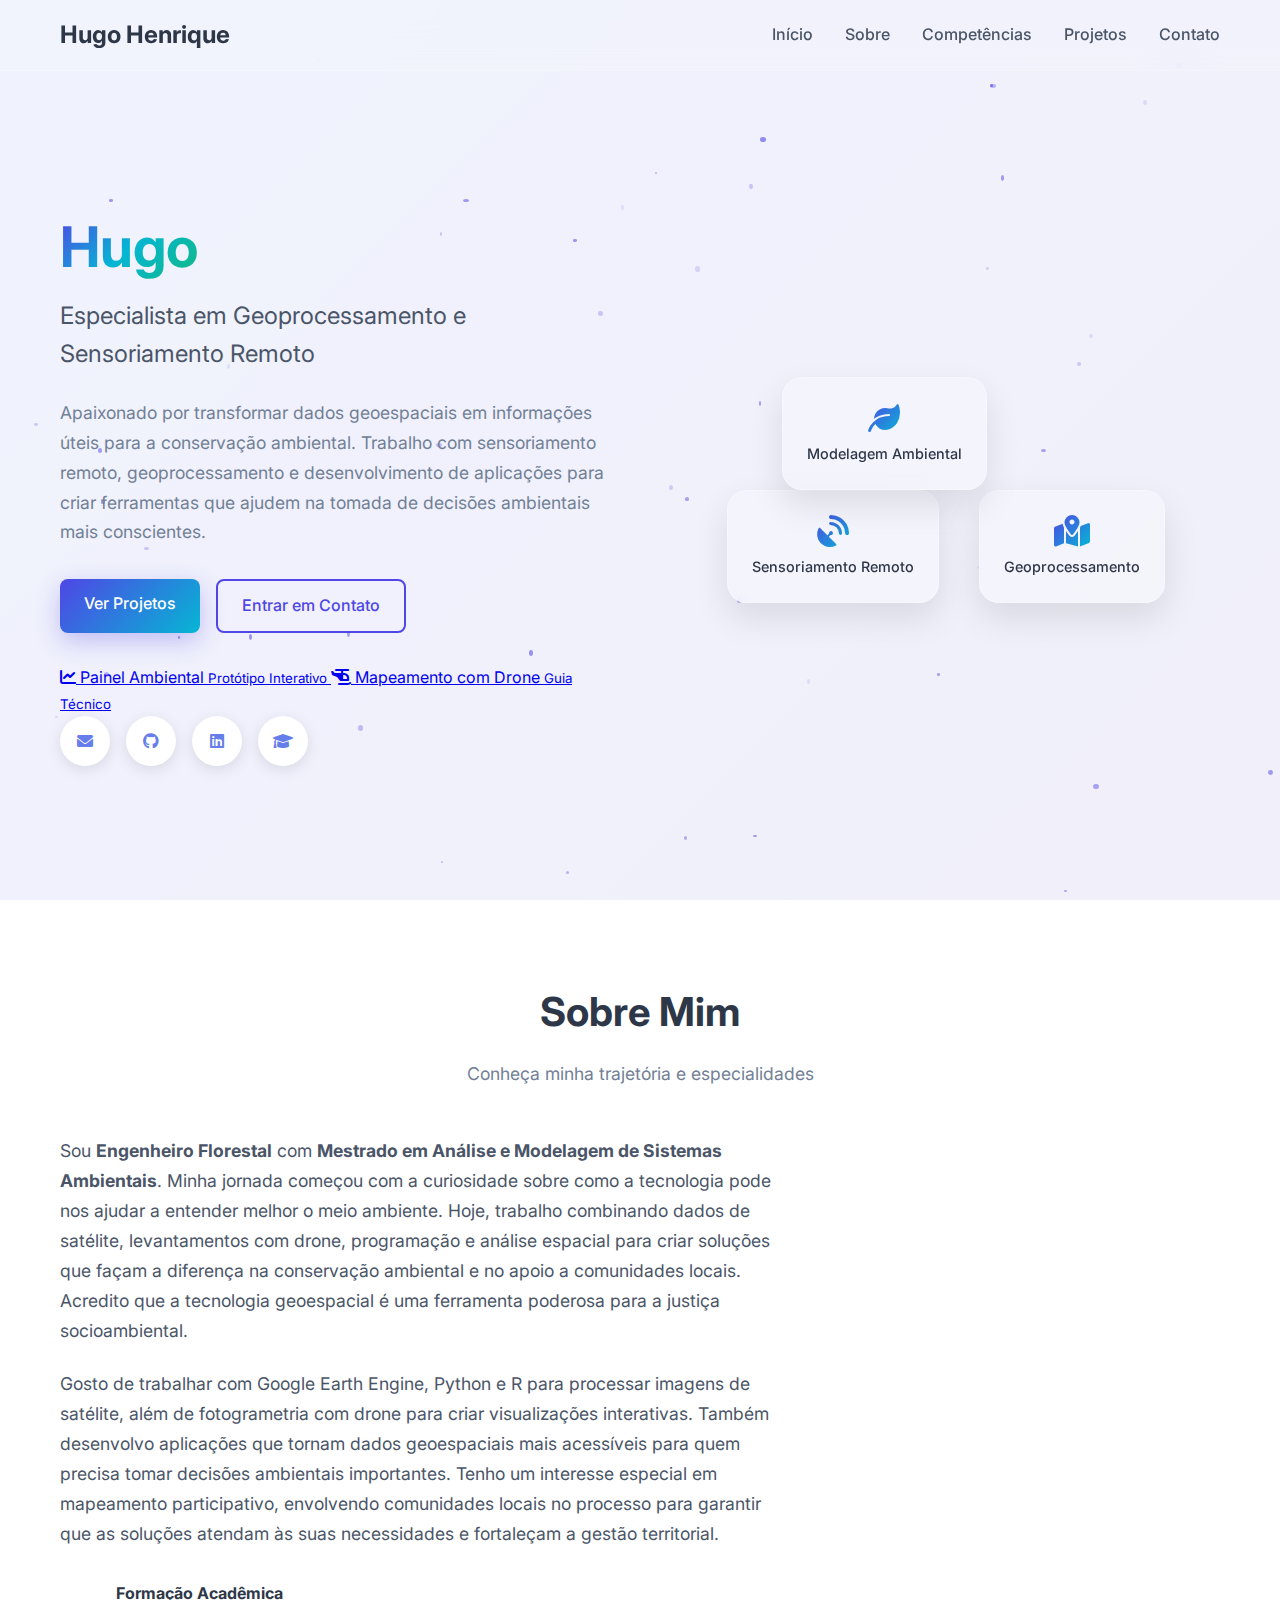
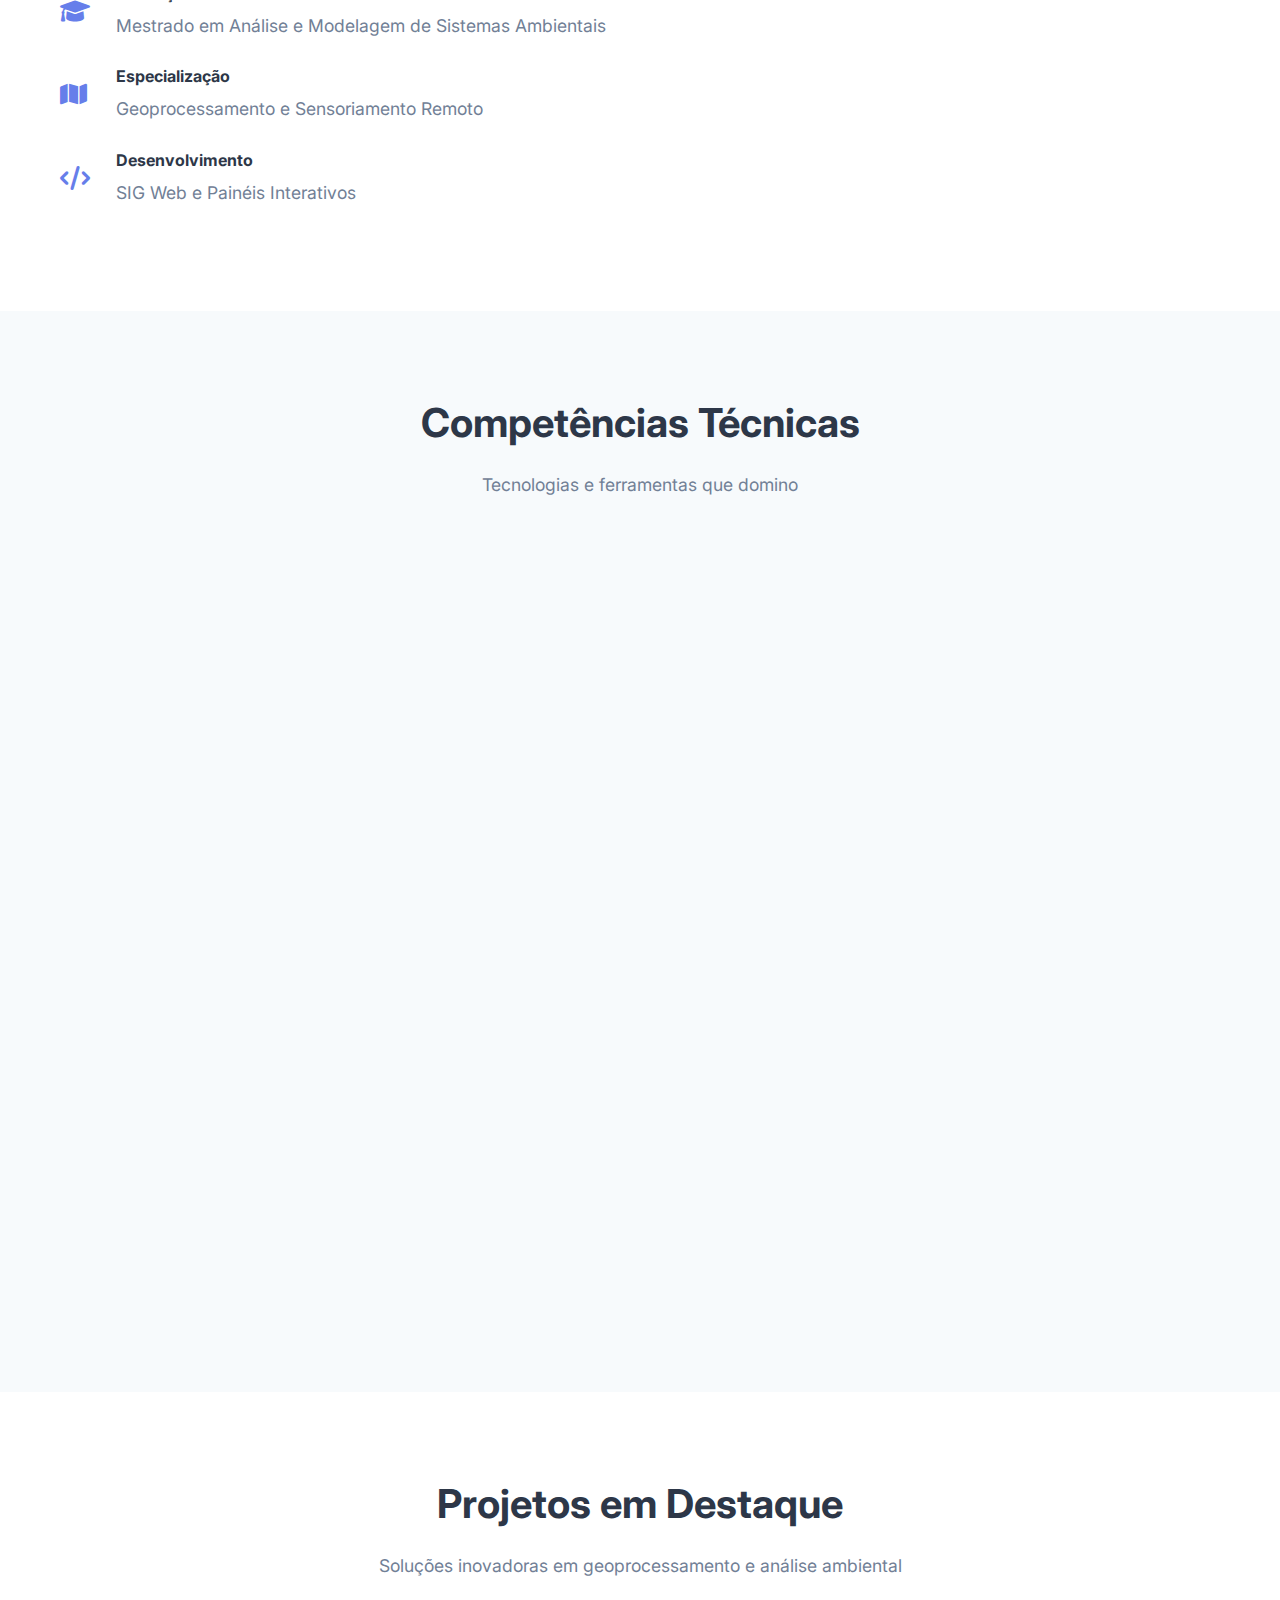
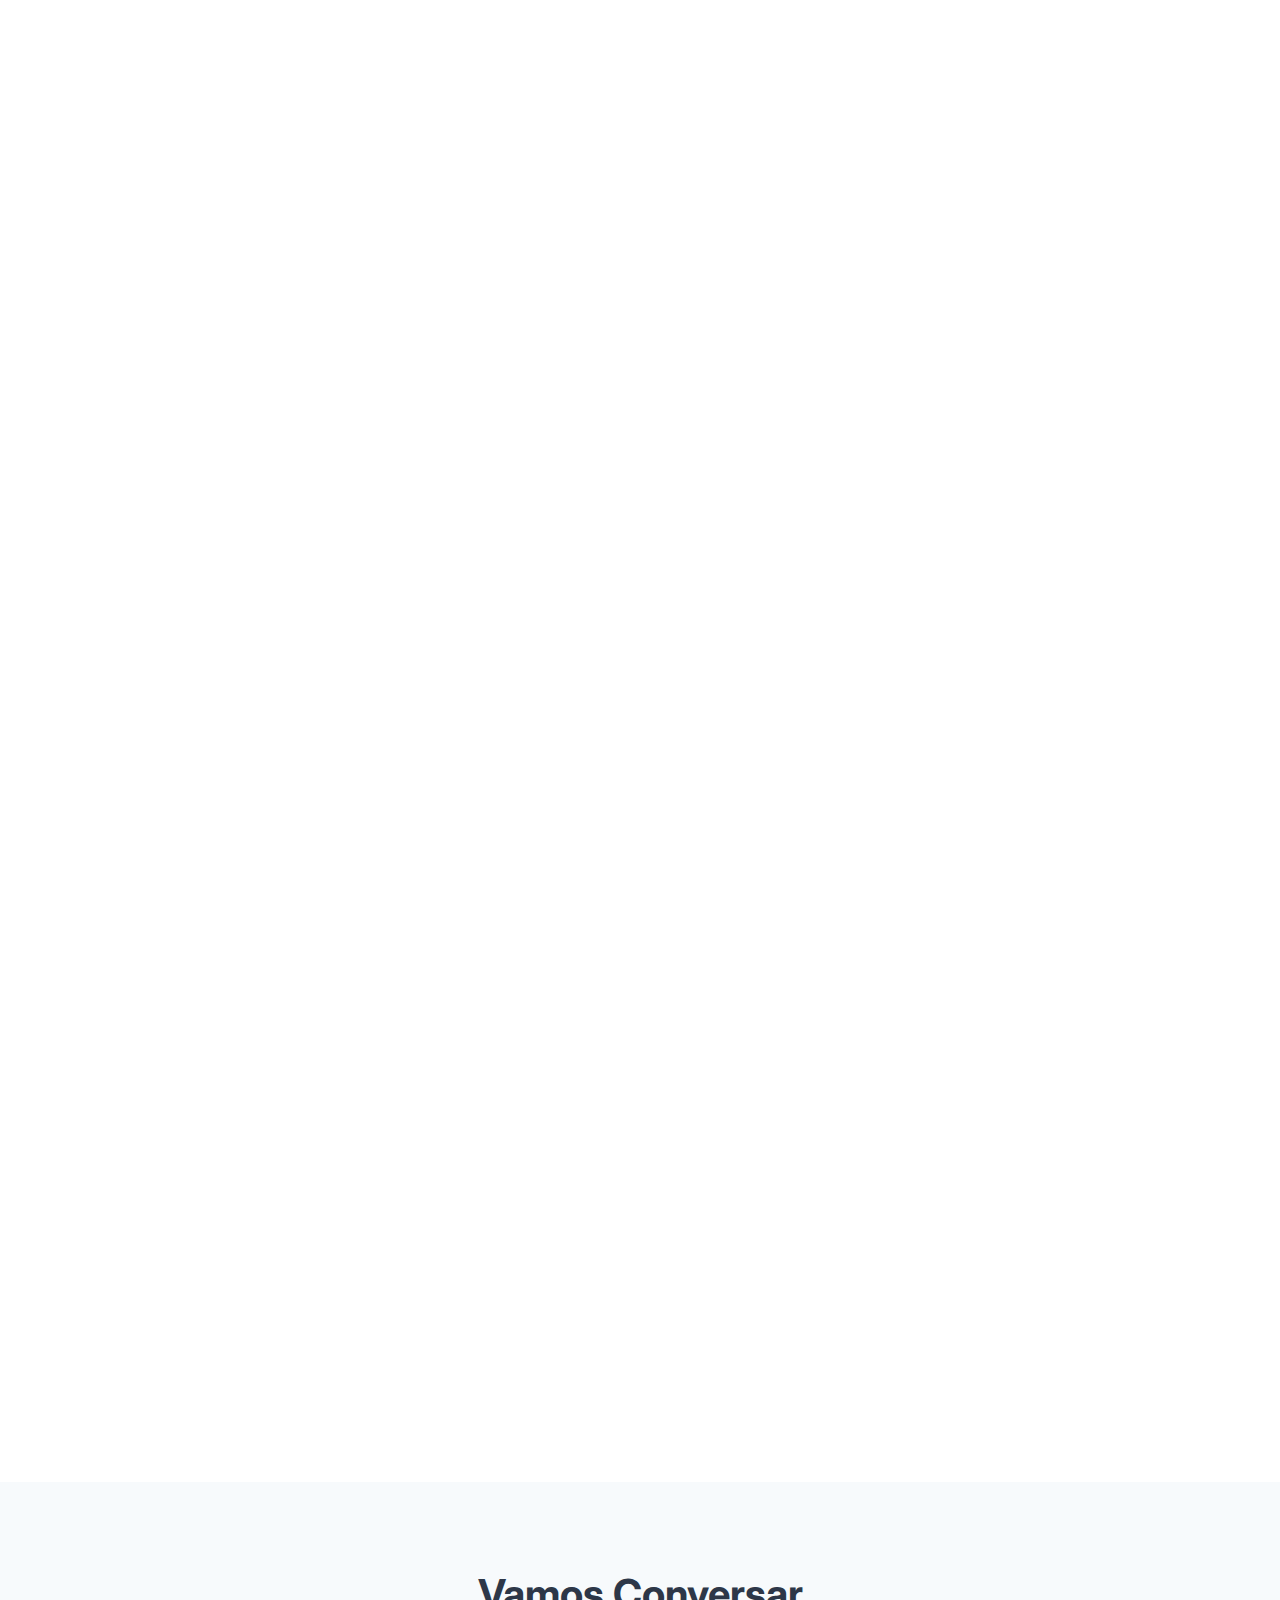
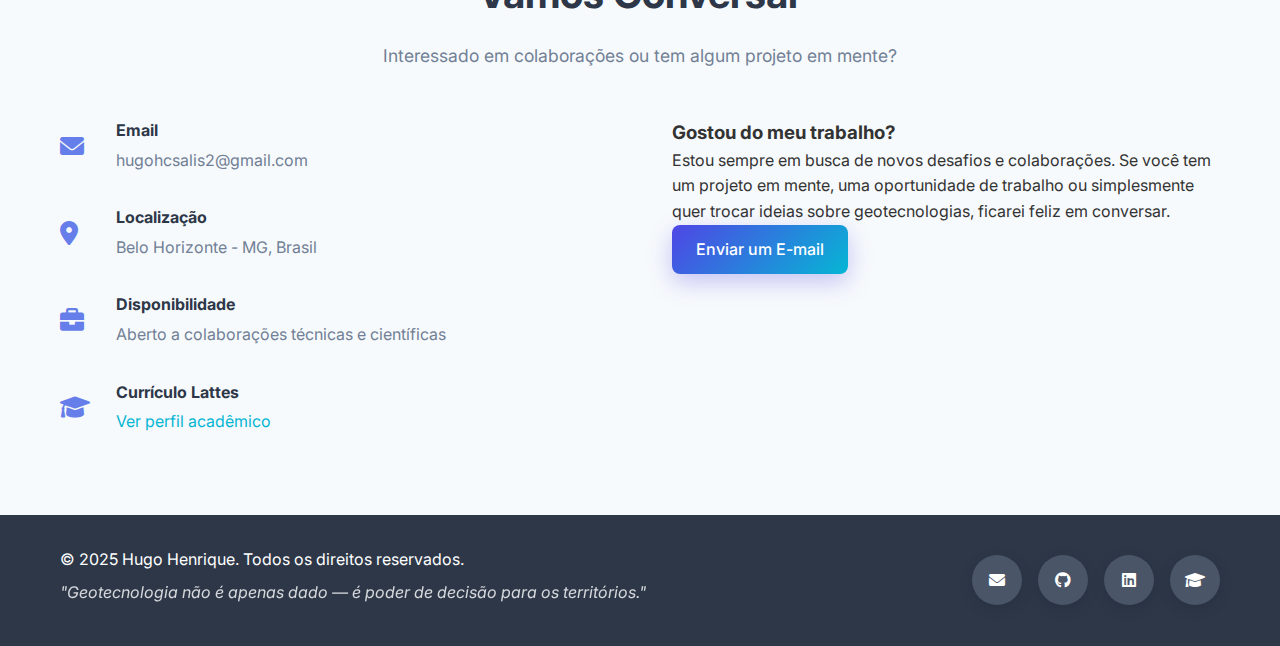
<file: index.html>
<!DOCTYPE html>
<html lang="pt-BR">
<head>
    <meta charset="UTF-8">
    <meta name="viewport" content="width=device-width, initial-scale=1.0">
    <title>Hugo Henrique | Especialista em Geoprocessamento e Sensoriamento Remoto</title>
    <meta name="description" content="Portfólio profissional de Hugo Henrique - Engenheiro Florestal especializado em Geoprocessamento, Sensoriamento Remoto e Modelagem Ambiental">
    <meta name="keywords" content="Geoprocessamento, Sensoriamento Remoto, Engenharia Florestal, Python, R, Google Earth Engine, QGIS">
    <meta http-equiv="Cache-Control" content="no-cache, no-store, must-revalidate">
    <meta http-equiv="Pragma" content="no-cache">
    <meta http-equiv="Expires" content="0">
    <link rel="stylesheet" href="styles.css?v=3.0">
    <link href="https://cdnjs.cloudflare.com/ajax/libs/font-awesome/6.0.0/css/all.min.css" rel="stylesheet">
    <link href="https://fonts.googleapis.com/css2?family=Inter:wght@300;400;500;600;700&display=swap" rel="stylesheet">
</head>
<body>
    <!-- Navigation -->
    <nav class="navbar">
        <div class="nav-container">
            <div class="nav-logo">
                <h2>Hugo Henrique</h2>
            </div>
            <ul class="nav-menu">
                <li class="nav-item">
                    <a href="#home" class="nav-link">Início</a>
                </li>
                <li class="nav-item">
                    <a href="#about" class="nav-link">Sobre</a>
                </li>
                <li class="nav-item">
                    <a href="#skills" class="nav-link">Competências</a>
                </li>
                <li class="nav-item">
                    <a href="#projects" class="nav-link">Projetos</a>
                </li>
                <li class="nav-item">
                    <a href="#contact" class="nav-link">Contato</a>
                </li>
            </ul>
            <div class="hamburger">
                <span class="bar"></span>
                <span class="bar"></span>
                <span class="bar"></span>
            </div>
        </div>
    </nav>

    <!-- Hero Section -->
    <section id="home" class="hero">
        <div class="hero-container">
            <div class="hero-content">
                <h1 class="hero-title">
                    <span class="gradient-text">Hugo Henrique</span>
                </h1>
                <h2 class="hero-subtitle">Especialista em Geoprocessamento e Sensoriamento Remoto</h2>
                <p class="hero-description">
                    Apaixonado por transformar dados geoespaciais em informações úteis para a conservação ambiental. 
                    Trabalho com sensoriamento remoto, geoprocessamento e desenvolvimento de aplicações para criar ferramentas 
                    que ajudem na tomada de decisões ambientais mais conscientes.
                </p>
                <div class="hero-buttons">
                    <a href="#projects" class="btn btn-primary">Ver Projetos</a>
                    <a href="#contact" class="btn btn-secondary">Entrar em Contato</a>
                </div>
                <div class="hero-special-links">
                    <a href="painel-ambiental/" class="special-link">
                        <i class="fas fa-chart-line"></i>
                        <span>Painel Ambiental</span>
                        <small>Protótipo Interativo</small>
                    </a>
                    <a href="painel-ambiental/drone-mapping.html?v=3" class="special-link">
                        <i class="fas fa-helicopter"></i>
                        <span>Mapeamento com Drone</span>
                        <small>Guia Técnico</small>
                    </a>
                </div>
                <div class="hero-social">
                    <a href="mailto:hugohcsalis2@gmail.com" class="social-link">
                        <i class="fas fa-envelope"></i>
                    </a>
                    <a href="https://github.com/hugoh-sig" target="_blank" class="social-link">
                        <i class="fab fa-github"></i>
                    </a>
                    <a href="#" target="_blank" class="social-link">
                        <i class="fab fa-linkedin"></i>
                    </a>
                    <a href="http://lattes.cnpq.br/9749909137932473" target="_blank" class="social-link" title="Currículo Lattes">
                        <i class="fas fa-graduation-cap"></i>
                    </a>
                </div>
            </div>
            <div class="hero-image">
                <div class="floating-card">
                    <i class="fas fa-satellite-dish"></i>
                    <span>Sensoriamento Remoto</span>
                </div>
                <div class="floating-card">
                    <i class="fas fa-map-marked-alt"></i>
                    <span>Geoprocessamento</span>
                </div>
                <div class="floating-card">
                    <i class="fas fa-leaf"></i>
                    <span>Modelagem Ambiental</span>
                </div>
            </div>
        </div>
    </section>

    <!-- About Section -->
    <section id="about" class="about">
        <div class="container">
            <div class="section-header">
                <h2 class="section-title">Sobre Mim</h2>
                <p class="section-subtitle">Conheça minha trajetória e especialidades</p>
            </div>
            <div class="about-content">
                <div class="about-text">
                    <p>
                        Sou <strong>Engenheiro Florestal</strong> com <strong>Mestrado em Análise e Modelagem de Sistemas Ambientais</strong>. 
                        Minha jornada começou com a curiosidade sobre como a tecnologia pode nos ajudar a entender melhor o meio ambiente. 
                        Hoje, trabalho combinando dados de satélite, levantamentos com drone, programação e análise espacial para criar soluções que façam a diferença 
                        na conservação ambiental e no apoio a comunidades locais. Acredito que a tecnologia geoespacial é uma ferramenta poderosa para a justiça socioambiental.
                    </p>
                    <p>
                        Gosto de trabalhar com Google Earth Engine, Python e R para processar imagens de satélite, além de fotogrametria com drone para criar visualizações 
                        interativas. Também desenvolvo aplicações que tornam dados geoespaciais mais acessíveis para quem precisa 
                        tomar decisões ambientais importantes. Tenho um interesse especial em mapeamento participativo, envolvendo comunidades locais no processo 
                        para garantir que as soluções atendam às suas necessidades e fortaleçam a gestão territorial.
                    </p>
                    <div class="about-highlights">
                        <div class="highlight-item">
                            <i class="fas fa-graduation-cap"></i>
                            <div>
                                <h4>Formação Acadêmica</h4>
                                <p>Mestrado em Análise e Modelagem de Sistemas Ambientais</p>
                            </div>
                        </div>
                        <div class="highlight-item">
                            <i class="fas fa-map"></i>
                            <div>
                                <h4>Especialização</h4>
                                <p>Geoprocessamento e Sensoriamento Remoto</p>
                            </div>
                        </div>
                        <div class="highlight-item">
                            <i class="fas fa-code"></i>
                            <div>
                                <h4>Desenvolvimento</h4>
                                <p>SIG Web e Painéis Interativos</p>
                            </div>
                        </div>
                    </div>
                </div>
                <div class="about-stats">
                    <div class="stat-item">
                        <h3>8+</h3>
                        <p>Anos de Experiência</p>
                    </div>
                    <div class="stat-item">
                        <h3>15+</h3>
                        <p>Projetos Realizados</p>
                    </div>
                    <div class="stat-item">
                        <h3>∞</h3>
                        <p>Curiosidade</p>
                    </div>
                </div>
            </div>
        </div>
    </section>

    <!-- Skills Section -->
    <section id="skills" class="skills">
        <div class="container">
            <div class="section-header">
                <h2 class="section-title">Competências Técnicas</h2>
                <p class="section-subtitle">Tecnologias e ferramentas que domino</p>
            </div>
            <div class="skills-grid">
                <div class="skill-category">
                    <h3>Linguagens de Programação</h3>
                    <div class="skill-items">
                        <div class="skill-item">
                            <i class="fab fa-python"></i>
                            <span>Python</span>
                        </div>
                        <div class="skill-item">
                            <i class="fab fa-r-project"></i>
                            <span>R</span>
                        </div>
                        <div class="skill-item">
                            <i class="fab fa-js"></i>
                            <span>JavaScript</span>
                        </div>
                        <div class="skill-item">
                            <i class="fab fa-html5"></i>
                            <span>HTML/CSS</span>
                        </div>
                    </div>
                </div>
                <div class="skill-category">
                    <h3>Ferramentas GIS</h3>
                    <div class="skill-items">
                        <div class="skill-item">
                            <i class="fas fa-globe"></i>
                            <span>QGIS</span>
                        </div>
                        <div class="skill-item">
                            <i class="fas fa-satellite"></i>
                            <span>Google Earth Engine</span>
                        </div>
                        <div class="skill-item">
                            <i class="fas fa-database"></i>
                            <span>PostGIS</span>
                        </div>
                        <div class="skill-item">
                            <i class="fas fa-layer-group"></i>
                            <span>GDAL</span>
                        </div>
                    </div>
                </div>
                <div class="skill-category">
                    <h3>Sensoriamento Remoto</h3>
                    <div class="skill-items">
                        <div class="skill-item">
                            <i class="fas fa-satellite-dish"></i>
                            <span>Landsat 8/9</span>
                        </div>
                        <div class="skill-item">
                            <i class="fas fa-satellite"></i>
                            <span>Sentinel-2</span>
                        </div>
                        <div class="skill-item">
                            <i class="fas fa-chart-line"></i>
                            <span>Séries Temporais</span>
                        </div>
                        <div class="skill-item">
                            <i class="fas fa-leaf"></i>
                            <span>Índices Espectrais</span>
                        </div>
                        <div class="skill-item">
                            <i class="fas fa-helicopter"></i>
                            <span>Mapeamento com Drone</span>
                        </div>
                    </div>
                </div>
                <div class="skill-category">
                    <h3>Modelagem & Análise</h3>
                    <div class="skill-items">
                        <div class="skill-item">
                            <i class="fas fa-water"></i>
                            <span>HEC-RAS</span>
                        </div>
                        <div class="skill-item">
                            <i class="fas fa-brain"></i>
                            <span>Aprendizado de Máquina</span>
                        </div>
                        <div class="skill-item">
                            <i class="fas fa-chart-area"></i>
                            <span>Análise Multivariada</span>
                        </div>
                        <div class="skill-item">
                            <i class="fas fa-eye"></i>
                            <span>Detecção de Mudanças</span>
                        </div>
                        <div class="skill-item">
                            <i class="fas fa-map"></i>
                            <span>QGIS Avançado</span>
                        </div>
                    </div>
                </div>
            </div>
        </div>
    </section>

    <!-- Projects Section -->
    <section id="projects" class="projects">
        <div class="container">
            <div class="section-header">
                <h2 class="section-title">Projetos em Destaque</h2>
                <p class="section-subtitle">Soluções inovadoras em geoprocessamento e análise ambiental</p>
            </div>
            <div class="projects-grid">
                <div class="project-card clickable-card" onclick="window.open('https://webmap-paraopeba.netlify.app/', '_blank')">
                    <div class="project-image">
                        <i class="fas fa-map-marked-alt"></i>
                    </div>
                    <div class="project-content">
                        <h3>Mapa Web Paraopeba</h3>
                        <p>
                            Uma aplicação que criei para visualizar os impactos ambientais após as enchentes no Rio Paraopeba. 
                            Utiliza dados de satélite para mostrar mudanças na vegetação, sedimentos e óxidos de ferro na região, 
                            ajudando a entender melhor os efeitos do desastre ambiental.
                        </p>
                        <div class="project-tech">
                            <span class="tech-tag">JavaScript</span>
                            <span class="tech-tag">Leaflet.js</span>
                            <span class="tech-tag">Landsat 8/9</span>
                            <span class="tech-tag">NDVI/SAVI</span>
                            <span class="tech-tag">SIG Web</span>
                        </div>
                        <div class="project-links">
                            <a href="https://webmap-paraopeba.netlify.app/" target="_blank" class="project-link" onclick="event.stopPropagation()">
                                <i class="fas fa-external-link-alt"></i> Demo
                            </a>
                            <a href="https://github.com/hugoh-sig/webmap-paraopeba" target="_blank" class="project-link" onclick="event.stopPropagation()">
                                <i class="fab fa-github"></i> Código
                            </a>
                        </div>
                    </div>
                </div>
                
                <div class="project-card clickable-card" onclick="window.open('https://hugoh-sig.shinyapps.io/oxidos-ferro/', '_blank')">
                    <div class="project-image">
                        <i class="fas fa-chart-bar"></i>
                    </div>
                    <div class="project-content">
                        <h3>Painel Óxidos de Ferro</h3>
                        <p>
                            Um painel interativo desenvolvido em R Shiny para explorar dados de óxidos de ferro em solos. 
                            Permite visualizar e analisar as relações entre diferentes propriedades do solo de forma 
                            intuitiva, facilitando a interpretação dos dados para pesquisadores e estudantes.
                        </p>
                        <div class="project-tech">
                            <span class="tech-tag">R</span>
                            <span class="tech-tag">Shiny</span>
                            <span class="tech-tag">ggplot2</span>
                            <span class="tech-tag">Análise Multivariada</span>
                            <span class="tech-tag">Geoquímica</span>
                        </div>
                        <div class="project-links">
                            <a href="https://hugoh-sig.shinyapps.io/oxidos-ferro/" target="_blank" class="project-link" onclick="event.stopPropagation()">
                                <i class="fas fa-external-link-alt"></i> Demo
                            </a>
                            <a href="https://github.com/hugoh-sig/webmap-fe-index" target="_blank" class="project-link" onclick="event.stopPropagation()">
                                <i class="fab fa-github"></i> Código
                            </a>
                        </div>
                    </div>
                </div>

                <div class="project-card clickable-card" onclick="window.open('https://github.com/hugoh-sig', '_blank')">
                    <div class="project-image">
                        <i class="fas fa-satellite-dish"></i>
                    </div>
                    <div class="project-content">
                        <h3>Códigos Google Earth Engine</h3>
                        <p>
                            Uma coleção de códigos que desenvolvi para processar imagens de satélite no Google Earth Engine. 
                            Inclui ferramentas para calcular índices de vegetação, analisar mudanças na paisagem ao longo 
                            do tempo e estudar recursos hídricos. Útil para estudos ambientais e análise territorial.
                        </p>
                        <div class="project-tech">
                            <span class="tech-tag">JavaScript</span>
                            <span class="tech-tag">Google Earth Engine</span>
                            <span class="tech-tag">Landsat/Sentinel-2</span>
                            <span class="tech-tag">BFAST</span>
                            <span class="tech-tag">Séries Temporais</span>
                        </div>
                        <div class="project-links">
                            <a href="painel-ambiental/drone-mapping.html?v=3" class="project-link" onclick="event.stopPropagation()">
                                <i class="fas fa-external-link-alt"></i> Ver Página
                            </a>
                            <a href="https://github.com/hugoh-sig" target="_blank" class="project-link" onclick="event.stopPropagation()">
                                <i class="fab fa-github"></i> Ver no GitHub
                            </a>
                        </div>
                    </div>
                </div>
                
                <div class="project-card clickable-card" onclick="window.open('https://hugoh-sig.github.io/painel-ambiental/', '_blank')">
                    <div class="project-image">
                        <i class="fas fa-chart-line"></i>
                    </div>
                    <div class="project-content">
                        <h3>Painel de Monitoramento Ambiental</h3>
                        <p>
                            Um painel interativo que desenvolvi para demonstrar a integração de dados de satélite, drone e estações meteorológicas. 
                            Inclui gráficos dinâmicos, mapa interativo e KPIs ambientais.
                        </p>
                        <div class="project-tech">
                            <span class="tech-tag">JavaScript</span>
                            <span class="tech-tag">Chart.js</span>
                            <span class="tech-tag">Leaflet</span>
                            <span class="tech-tag">SIG Web</span>
                        </div>
                        <div class="project-links">
                            <a href="https://hugoh-sig.github.io/painel-ambiental/" target="_blank" class="project-link" onclick="event.stopPropagation()">
                                <i class="fas fa-external-link-alt"></i> Ver Painel
                            </a>
                            <a href="https://github.com/hugoh-sig/painel-ambiental" target="_blank" class="project-link" onclick="event.stopPropagation()">
                                <i class="fab fa-github"></i> Ver no GitHub
                            </a>
                        </div>
                    </div>
                </div>

                <div class="project-card clickable-card" onclick="window.open('painel-ambiental/drone-mapping.html?v=3', '_blank')">
                    <div class="project-image">
                        <i class="fas fa-helicopter"></i>
                    </div>
                    <div class="project-content">
                        <h3>Mapeamento com Drone</h3>
                        <p>
                            Levantamentos aerofotogramétricos com drone para geração de ortomosaicos de alta resolução, 
                            modelos digitais de elevação e análise de cobertura vegetal. Aplicado em estudos de erosão, 
                            monitoramento florestal e planejamento territorial.
                        </p>
                        <div class="project-tech">
                            <span class="tech-tag">Fotogrametria</span>
                            <span class="tech-tag">Ortomosaico</span>
                            <span class="tech-tag">MDE</span>
                            <span class="tech-tag">Pix4D</span>
                            <span class="tech-tag">QGIS</span>
                        </div>
                        <div class="project-links">
                            <a href="painel-ambiental/drone-mapping.html?v=3" class="project-link" onclick="event.stopPropagation()">
                                <i class="fas fa-external-link-alt"></i> Ver Página
                            </a>
                            <a href="https://github.com/hugoh-sig" target="_blank" class="project-link" onclick="event.stopPropagation()">
                                <i class="fab fa-github"></i> Ver no GitHub
                            </a>
                        </div>
                    </div>
                </div>
            </div>
        </div>
    </section>

    <!-- Contact Section -->
    <section id="contact" class="contact">
        <div class="container">
            <div class="section-header">
                <h2 class="section-title">Vamos Conversar</h2>
                <p class="section-subtitle">Interessado em colaborações ou tem algum projeto em mente?</p>
            </div>
            <div class="contact-content">
                <div class="contact-info">
                    <div class="contact-item">
                        <i class="fas fa-envelope"></i>
                        <div>
                            <h4>Email</h4>
                            <p>hugohcsalis2@gmail.com</p>
                        </div>
                    </div>
                    <div class="contact-item">
                        <i class="fas fa-map-marker-alt"></i>
                        <div>
                            <h4>Localização</h4>
                            <p>Belo Horizonte - MG, Brasil</p>
                        </div>
                    </div>
                    <div class="contact-item">
                        <i class="fas fa-briefcase"></i>
                        <div>
                            <h4>Disponibilidade</h4>
                            <p>Aberto a colaborações técnicas e científicas</p>
                        </div>
                    </div>
                    <div class="contact-item">
                        <i class="fas fa-graduation-cap"></i>
                        <div>
                            <h4>Currículo Lattes</h4>
                            <p><a href="http://lattes.cnpq.br/9749909137932473" target="_blank" style="color: #06b6d4; text-decoration: none;">Ver perfil acadêmico</a></p>
                        </div>
                    </div>
                </div>
                <div class="contact-message">
                    <h3>Gostou do meu trabalho?</h3>
                    <p>Estou sempre em busca de novos desafios e colaborações. Se você tem um projeto em mente, uma oportunidade de trabalho ou simplesmente quer trocar ideias sobre geotecnologias, ficarei feliz em conversar.</p>
                    <a href="mailto:hugohcsalis2@gmail.com" class="btn btn-primary">Enviar um E-mail</a>
                </div>
            </div>
        </div>
    </section>

    <!-- Footer -->
    <footer class="footer">
        <div class="container">
            <div class="footer-content">
                <div class="footer-text">
                    <p>&copy; 2025 Hugo Henrique. Todos os direitos reservados.</p>
                    <p class="footer-quote">"Geotecnologia não é apenas dado — é poder de decisão para os territórios."</p>
                </div>
                <div class="footer-social">
                    <a href="mailto:hugohcsalis2@gmail.com" class="social-link">
                        <i class="fas fa-envelope"></i>
                    </a>
                    <a href="https://github.com/hugoh-sig" target="_blank" class="social-link">
                        <i class="fab fa-github"></i>
                    </a>
                    <a href="#" target="_blank" class="social-link">
                        <i class="fab fa-linkedin"></i>
                    </a>
                    <a href="http://lattes.cnpq.br/9749909137932473" target="_blank" class="social-link" title="Currículo Lattes">
                        <i class="fas fa-graduation-cap"></i>
                    </a>
                </div>
            </div>
        </div>
    </footer>


    <script src="script.js?v=7"></script>
</body>
</html>
</file>
<file: styles.css>
/* 
 * Portfolio Moderno - Hugo Henrique
 * Versão 2.0 - Design Glassmorphism
 * Última atualização: 2025-09-27
 */

/* Reset and Base Styles */
* {
    margin: 0;
    padding: 0;
    box-sizing: border-box;
}

html {
    scroll-behavior: smooth;
}

body {
    font-family: 'Inter', sans-serif;
    line-height: 1.6;
    color: #333;
    background-color: #ffffff;
}

.container {
    max-width: 1200px;
    margin: 0 auto;
    padding: 0 20px;
}

/* Typography */
.gradient-text {
    background: linear-gradient(135deg, #4f46e5 0%, #06b6d4 50%, #10b981 100%);
    -webkit-background-clip: text;
    -webkit-text-fill-color: transparent;
    background-clip: text;
    animation: gradient-shift 8s ease-in-out infinite;
}

@keyframes gradient-shift {
    0%, 100% { background: linear-gradient(135deg, #4f46e5 0%, #06b6d4 50%, #10b981 100%); }
    50% { background: linear-gradient(135deg, #10b981 0%, #4f46e5 50%, #06b6d4 100%); }
}

.section-title {
    font-size: 2.5rem;
    font-weight: 700;
    text-align: center;
    margin-bottom: 1rem;
    color: #2d3748;
}

.section-subtitle {
    font-size: 1.1rem;
    text-align: center;
    color: #718096;
    margin-bottom: 3rem;
}

/* Buttons */
.btn {
    display: inline-block;
    padding: 12px 24px;
    border-radius: 8px;
    text-decoration: none;
    font-weight: 500;
    transition: all 0.3s ease;
    border: none;
    cursor: pointer;
    font-size: 1rem;
}

.btn-primary {
    background: linear-gradient(135deg, #4f46e5 0%, #06b6d4 100%);
    color: white;
    box-shadow: 0 8px 25px rgba(79, 70, 229, 0.3);
    position: relative;
    overflow: hidden;
}

.btn-primary::before {
    content: '';
    position: absolute;
    top: 0;
    left: -100%;
    width: 100%;
    height: 100%;
    background: linear-gradient(90deg, transparent, rgba(255,255,255,0.2), transparent);
    transition: left 0.5s;
}

.btn-primary:hover::before {
    left: 100%;
}

.btn-primary:hover {
    transform: translateY(-3px);
    box-shadow: 0 12px 35px rgba(79, 70, 229, 0.4);
}

.btn-secondary {
    background: transparent;
    color: #4f46e5;
    border: 2px solid #4f46e5;
    position: relative;
    overflow: hidden;
}

.btn-secondary::before {
    content: '';
    position: absolute;
    top: 0;
    left: 0;
    width: 0;
    height: 100%;
    background: linear-gradient(135deg, #4f46e5 0%, #06b6d4 100%);
    transition: width 0.3s ease;
    z-index: -1;
}

.btn-secondary:hover::before {
    width: 100%;
}

.btn-secondary:hover {
    color: white;
    border-color: #4f46e5;
    transform: translateY(-3px);
}

/* Navigation */
.navbar {
    position: fixed;
    top: 0;
    width: 100%;
    background: rgba(255, 255, 255, 0.1);
    backdrop-filter: blur(20px);
    border-bottom: 1px solid rgba(255, 255, 255, 0.2);
    z-index: 1000;
    padding: 1rem 0;
    transition: all 0.3s ease;
}

.nav-container {
    max-width: 1200px;
    margin: 0 auto;
    padding: 0 20px;
    display: flex;
    justify-content: space-between;
    align-items: center;
}

.nav-logo h2 {
    color: #2d3748;
    font-weight: 700;
}

.nav-menu {
    display: flex;
    list-style: none;
    gap: 2rem;
}

.nav-link {
    text-decoration: none;
    color: #4a5568;
    font-weight: 500;
    transition: color 0.3s ease;
}

.nav-link:hover {
    color: #667eea;
}

.hamburger {
    display: none;
    flex-direction: column;
    cursor: pointer;
}

.bar {
    width: 25px;
    height: 3px;
    background: #2d3748;
    margin: 3px 0;
    transition: 0.3s;
}

/* Hero Section */
.hero {
    min-height: 100vh;
    display: flex;
    align-items: center;
    background: linear-gradient(135deg, #667eea 0%, #764ba2 50%, #f093fb 100%);
    background-size: 400% 400%;
    animation: gradient-bg 15s ease infinite;
    padding-top: 80px;
    position: relative;
    overflow: hidden;
}

.hero::before {
    content: '';
    position: absolute;
    top: 0;
    left: 0;
    right: 0;
    bottom: 0;
    background: rgba(255, 255, 255, 0.9);
    z-index: 1;
}

@keyframes gradient-bg {
    0% { background-position: 0% 50%; }
    50% { background-position: 100% 50%; }
    100% { background-position: 0% 50%; }
}

.hero-container {
    max-width: 1200px;
    margin: 0 auto;
    padding: 0 20px;
    display: grid;
    grid-template-columns: 1fr 1fr;
    gap: 4rem;
    align-items: center;
    position: relative;
    z-index: 2;
}

.hero-title {
    font-size: 3.5rem;
    font-weight: 700;
    margin-bottom: 1rem;
    line-height: 1.2;
}

.hero-subtitle {
    font-size: 1.5rem;
    color: #4a5568;
    margin-bottom: 1.5rem;
    font-weight: 400;
}

.hero-description {
    font-size: 1.1rem;
    color: #718096;
    margin-bottom: 2rem;
    line-height: 1.7;
}

.hero-buttons {
    display: flex;
    gap: 1rem;
    margin-bottom: 2rem;
}

.hero-social {
    display: flex;
    gap: 1rem;
}

.social-link {
    display: flex;
    align-items: center;
    justify-content: center;
    width: 50px;
    height: 50px;
    background: white;
    border-radius: 50%;
    color: #667eea;
    text-decoration: none;
    box-shadow: 0 4px 15px rgba(0, 0, 0, 0.1);
    transition: all 0.3s ease;
}

.social-link:hover {
    transform: translateY(-3px);
    box-shadow: 0 6px 20px rgba(0, 0, 0, 0.15);
    color: #764ba2;
}

.hero-image {
    position: relative;
    display: flex;
    justify-content: center;
    align-items: center;
}

.floating-card {
    position: absolute;
    background: rgba(255, 255, 255, 0.25);
    backdrop-filter: blur(10px);
    border: 1px solid rgba(255, 255, 255, 0.3);
    padding: 1.5rem;
    border-radius: 20px;
    box-shadow: 0 15px 35px rgba(0, 0, 0, 0.1);
    display: flex;
    flex-direction: column;
    align-items: center;
    gap: 0.5rem;
    animation: float 6s ease-in-out infinite;
    transition: all 0.3s ease;
}

.floating-card:hover {
    transform: translateY(-10px) scale(1.05);
    box-shadow: 0 25px 50px rgba(0, 0, 0, 0.15);
}

.floating-card:nth-child(1) {
    top: 20%;
    left: 10%;
    animation-delay: 0s;
}

.floating-card:nth-child(2) {
    top: 50%;
    right: 10%;
    animation-delay: 2s;
}

.floating-card:nth-child(3) {
    bottom: 20%;
    left: 20%;
    animation-delay: 4s;
}

.floating-card i {
    font-size: 2rem;
    background: linear-gradient(135deg, #4f46e5 0%, #06b6d4 100%);
    -webkit-background-clip: text;
    -webkit-text-fill-color: transparent;
    background-clip: text;
}

.floating-card span {
    font-size: 0.9rem;
    font-weight: 500;
    color: #2d3748;
}

@keyframes float {
    0%, 100% { transform: translateY(0px); }
    50% { transform: translateY(-20px); }
}

/* About Section */
.about {
    padding: 5rem 0;
    background: white;
}

.about-content {
    display: grid;
    grid-template-columns: 2fr 1fr;
    gap: 4rem;
    align-items: start;
}

.about-text p {
    font-size: 1.1rem;
    color: #4a5568;
    margin-bottom: 1.5rem;
    line-height: 1.7;
}

.about-highlights {
    margin-top: 2rem;
}

.highlight-item {
    display: flex;
    align-items: center;
    gap: 1rem;
    margin-bottom: 1.5rem;
}

.highlight-item i {
    font-size: 1.5rem;
    color: #667eea;
    width: 40px;
}

.highlight-item h4 {
    color: #2d3748;
    margin-bottom: 0.25rem;
}

.highlight-item p {
    color: #718096;
    margin: 0;
}

.about-stats {
    display: flex;
    flex-direction: column;
    gap: 2rem;
}

.stat-item {
    text-align: center;
    padding: 2rem;
    background: linear-gradient(135deg, #4f46e5 0%, #06b6d4 50%, #10b981 100%);
    border-radius: 20px;
    color: white;
    position: relative;
    overflow: hidden;
    transition: all 0.3s ease;
}

.stat-item::before {
    content: '';
    position: absolute;
    top: 0;
    left: 0;
    right: 0;
    bottom: 0;
    background: linear-gradient(135deg, #10b981 0%, #4f46e5 50%, #06b6d4 100%);
    opacity: 0;
    transition: opacity 0.3s ease;
}

.stat-item:hover::before {
    opacity: 1;
}

.stat-item:hover {
    transform: translateY(-5px) scale(1.02);
}

.stat-item h3,
.stat-item p {
    position: relative;
    z-index: 1;
}

.stat-item h3 {
    font-size: 2.5rem;
    font-weight: 700;
    margin-bottom: 0.5rem;
}

.stat-item p {
    font-size: 1rem;
    opacity: 0.9;
}

/* Skills Section */
.skills {
    padding: 5rem 0;
    background: #f7fafc;
}

.skills-grid {
    display: grid;
    grid-template-columns: repeat(auto-fit, minmax(300px, 1fr));
    gap: 2rem;
}

.skill-category {
    background: white;
    padding: 2rem;
    border-radius: 12px;
    box-shadow: 0 4px 15px rgba(0, 0, 0, 0.05);
    transition: transform 0.3s ease;
}

.skill-category:hover {
    transform: translateY(-5px);
}

.skill-category h3 {
    color: #2d3748;
    margin-bottom: 1.5rem;
    font-size: 1.3rem;
}

.skill-items {
    display: grid;
    grid-template-columns: repeat(2, 1fr);
    gap: 1rem;
}

.skill-item {
    display: flex;
    align-items: center;
    gap: 0.75rem;
    padding: 0.75rem;
    background: #f7fafc;
    border-radius: 8px;
    transition: all 0.3s ease;
}

.skill-item:hover {
    background: #edf2f7;
    transform: translateX(5px);
}

.skill-item i {
    font-size: 1.5rem;
    color: #667eea;
}

.skill-item span {
    font-weight: 500;
    color: #2d3748;
}

/* Projects Section */
.projects {
    padding: 5rem 0;
    background: white;
}

.projects-grid {
    display: grid;
    grid-template-columns: repeat(auto-fit, minmax(350px, 1fr));
    gap: 2rem;
}

.project-card {
    background: rgba(255, 255, 255, 0.9);
    backdrop-filter: blur(10px);
    border: 1px solid rgba(255, 255, 255, 0.2);
    border-radius: 20px;
    overflow: hidden;
    box-shadow: 0 8px 32px rgba(0, 0, 0, 0.1);
    transition: all 0.4s ease;
    position: relative;
}

.project-card::before {
    content: '';
    position: absolute;
    top: 0;
    left: 0;
    right: 0;
    bottom: 0;
    background: linear-gradient(135deg, rgba(79, 70, 229, 0.05) 0%, rgba(6, 182, 212, 0.05) 100%);
    opacity: 0;
    transition: opacity 0.3s ease;
}

.project-card:hover::before {
    opacity: 1;
}

.project-card:hover {
    transform: translateY(-15px) scale(1.02);
    box-shadow: 0 25px 50px rgba(0, 0, 0, 0.2);
}

.project-image {
    height: 200px;
    background: linear-gradient(135deg, #4f46e5 0%, #06b6d4 50%, #10b981 100%);
    display: flex;
    align-items: center;
    justify-content: center;
    position: relative;
    overflow: hidden;
}

.project-image::before {
    content: '';
    position: absolute;
    top: 0;
    left: 0;
    right: 0;
    bottom: 0;
    background: linear-gradient(135deg, #10b981 0%, #4f46e5 50%, #06b6d4 100%);
    opacity: 0;
    transition: opacity 0.3s ease;
}

.project-card:hover .project-image::before {
    opacity: 1;
}

.project-image i {
    font-size: 4rem;
    color: white;
    position: relative;
    z-index: 1;
}

.project-content {
    padding: 2rem;
}

.project-content h3 {
    color: #2d3748;
    margin-bottom: 1rem;
    font-size: 1.3rem;
}

.project-content p {
    color: #718096;
    margin-bottom: 1.5rem;
    line-height: 1.6;
}

.project-tech {
    display: flex;
    flex-wrap: wrap;
    gap: 0.5rem;
    margin-bottom: 1.5rem;
}

.tech-tag {
    background: #edf2f7;
    color: #4a5568;
    padding: 0.25rem 0.75rem;
    border-radius: 20px;
    font-size: 0.85rem;
    font-weight: 500;
}

.project-links {
    display: flex;
    gap: 1rem;
}

.project-link {
    color: #667eea;
    text-decoration: none;
    font-weight: 500;
    transition: color 0.3s ease;
}

.project-link:hover {
    color: #764ba2;
}

/* Contact Section */
.contact {
    padding: 5rem 0;
    background: #f7fafc;
}

.contact-content {
    display: grid;
    grid-template-columns: 1fr 1fr;
    gap: 4rem;
}

.contact-info {
    display: flex;
    flex-direction: column;
    gap: 2rem;
}

.contact-item {
    display: flex;
    align-items: center;
    gap: 1rem;
}

.contact-item i {
    font-size: 1.5rem;
    color: #667eea;
    width: 40px;
}

.contact-item h4 {
    color: #2d3748;
    margin-bottom: 0.25rem;
}

.contact-item p {
    color: #718096;
    margin: 0;
}

.contact-form {
    background: white;
    padding: 2rem;
    border-radius: 12px;
    box-shadow: 0 4px 15px rgba(0, 0, 0, 0.05);
}

.form-group {
    margin-bottom: 1.5rem;
}

.form-group input,
.form-group textarea {
    width: 100%;
    padding: 1rem;
    border: 2px solid #e2e8f0;
    border-radius: 8px;
    font-size: 1rem;
    transition: border-color 0.3s ease;
}

.form-group input:focus,
.form-group textarea:focus {
    outline: none;
    border-color: #667eea;
}

.form-group textarea {
    resize: vertical;
    min-height: 120px;
}

/* Footer */
.footer {
    background: #2d3748;
    color: white;
    padding: 2rem 0;
}

.footer-content {
    display: flex;
    justify-content: space-between;
    align-items: center;
}

.footer-text p {
    margin-bottom: 0.5rem;
}

.footer-quote {
    font-style: italic;
    opacity: 0.8;
}

.footer-social {
    display: flex;
    gap: 1rem;
}

.footer-social .social-link {
    background: #4a5568;
    color: white;
}

.footer-social .social-link:hover {
    background: #667eea;
}

/* Responsive Design */
@media (max-width: 768px) {
    .hamburger {
        display: flex;
    }
    
    .nav-menu {
        position: fixed;
        left: -100%;
        top: 70px;
        flex-direction: column;
        background-color: white;
        width: 100%;
        text-align: center;
        transition: 0.3s;
        box-shadow: 0 10px 27px rgba(0, 0, 0, 0.05);
        padding: 2rem 0;
    }
    
    .nav-menu.active {
        left: 0;
    }
    
    .hero-container {
        grid-template-columns: 1fr;
        text-align: center;
    }
    
    .hero-title {
        font-size: 2.5rem;
    }
    
    .hero-buttons {
        flex-direction: column;
        align-items: center;
    }
    
    .about-content {
        grid-template-columns: 1fr;
    }
    
    .about-stats {
        flex-direction: row;
        justify-content: space-around;
    }
    
    .contact-content {
        grid-template-columns: 1fr;
    }
    
    .footer-content {
        flex-direction: column;
        gap: 1rem;
        text-align: center;
    }
    
    .section-title {
        font-size: 2rem;
    }
    
    .floating-card {
        position: static;
        margin: 1rem;
    }
    
    .hero-image {
        flex-direction: column;
        gap: 1rem;
    }
}

@media (max-width: 480px) {
    .hero-title {
        font-size: 2rem;
    }
    
    .hero-subtitle {
        font-size: 1.2rem;
    }
    
    .projects-grid {
        grid-template-columns: 1fr;
    }
    
    .skills-grid {
        grid-template-columns: 1fr;
    }
    
    .skill-items {
        grid-template-columns: 1fr;
    }
}
</file>
